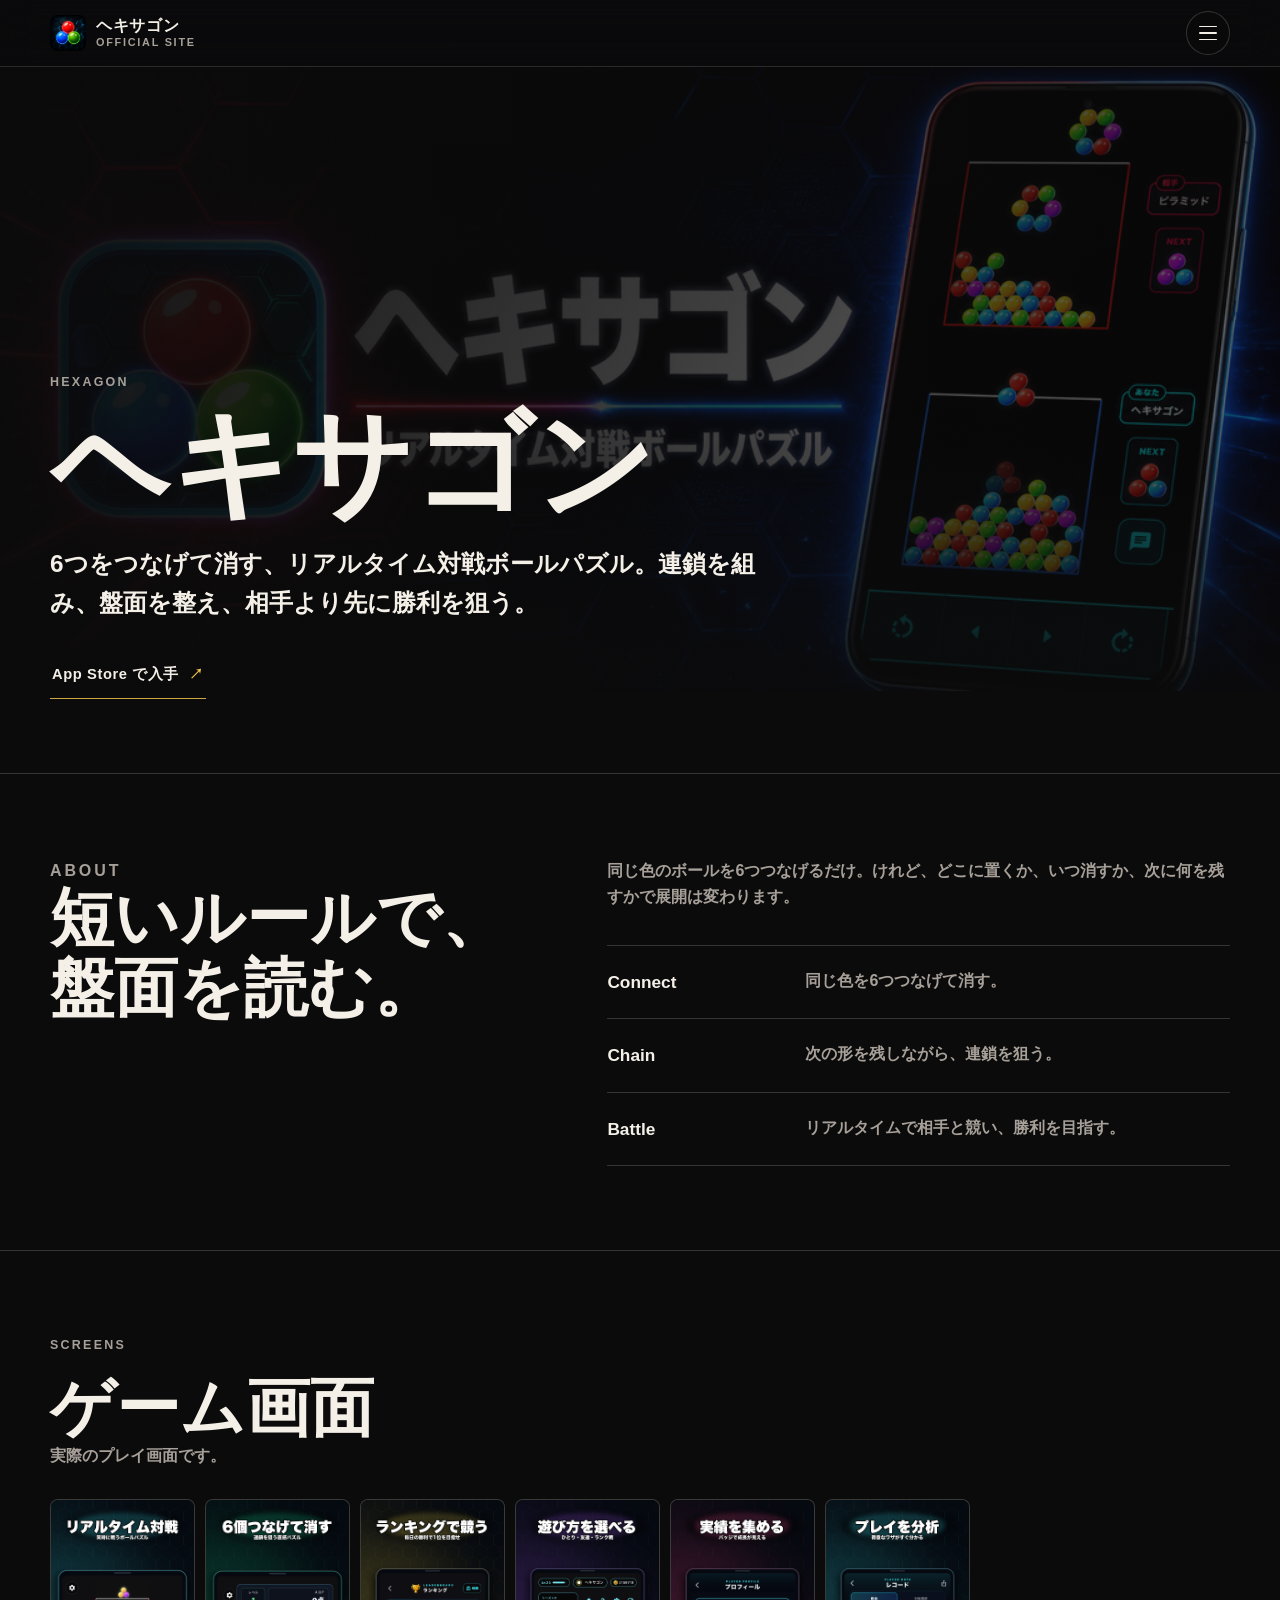
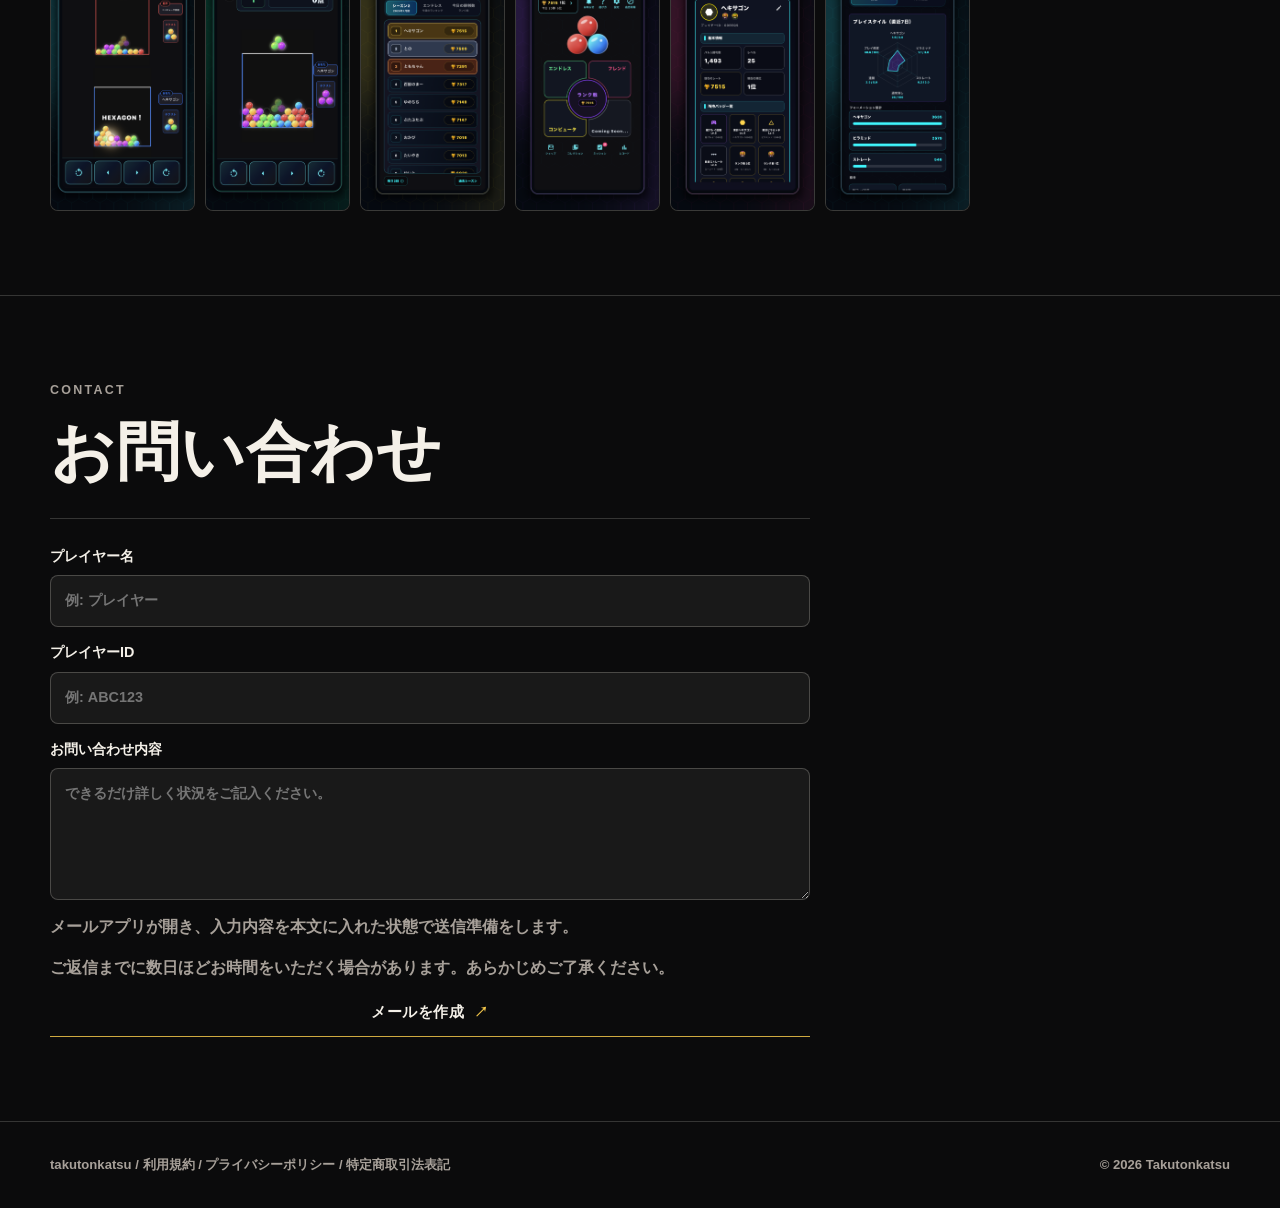
<file: index.html>
<!doctype html>
<html lang="ja">
<head>
  <meta charset="utf-8">
  <meta name="viewport" content="width=device-width, initial-scale=1">
  <meta name="description" content="リアルタイム対戦ボールパズル「ヘキサゴン」の公式サイトです。">
  <meta property="og:url" content="https://takutonkatsu.com/Hexagon/">
  <meta property="og:type" content="website">
  <meta property="og:title" content="ヘキサゴン 公式サイト">
  <meta property="og:description" content="6つをつなげて消す、リアルタイム対戦ボールパズル。">
  <meta property="og:image" content="https://takutonkatsu.com/Hexagon/assets/images/appstore/android-feature.png">
  <link rel="icon" type="image/png" href="./assets/images/Hexagon_icon.png">
  <link rel="apple-touch-icon" href="./assets/images/Hexagon_icon.png">
  <title>ヘキサゴン 公式サイト</title>
  <style>
    :root {
      color-scheme: dark;
      --header-h: 66px;
      --bg: #0b0b0c;
      --ink: #f4f0e8;
      --muted: #a7a099;
      --line: rgba(244, 240, 232, .18);
      --line-strong: rgba(244, 240, 232, .34);
      --yellow: #f5c84b;
      --blue: #51b8ff;
      --panel: rgba(244, 240, 232, .07);
    }

    * { box-sizing: border-box; }

    html { scroll-behavior: smooth; }

    body {
      margin: 0;
      min-width: 320px;
      background: var(--bg);
      color: var(--ink);
      font-family: -apple-system, BlinkMacSystemFont, "Hiragino Sans", "Hiragino Kaku Gothic ProN", "Yu Gothic", Meiryo, sans-serif;
      line-height: 1.65;
    }

    a { color: inherit; }

    img {
      display: block;
      width: 100%;
      height: auto;
    }

    .site-header {
      position: fixed;
      inset: 0 0 auto;
      z-index: 20;
      border-bottom: 1px solid rgba(244, 240, 232, .14);
      background: rgba(11, 11, 12, .72);
      backdrop-filter: blur(18px);
    }

    .nav,
    .section-inner {
      width: min(1180px, calc(100% - 36px));
      margin: 0 auto;
    }

    .nav {
      min-height: var(--header-h);
      display: grid;
      grid-template-columns: auto auto;
      gap: 22px;
      align-items: center;
      justify-content: space-between;
    }

    .brand {
      display: inline-flex;
      align-items: center;
      gap: 10px;
      text-decoration: none;
      white-space: nowrap;
    }

    .brand-icon {
      width: 36px;
      height: 36px;
      border-radius: 8px;
      object-fit: cover;
    }

    .brand .brand-copy {
      display: grid;
      gap: 2px;
    }

    .brand strong {
      display: block;
      font-size: 1rem;
      font-weight: 950;
      letter-spacing: .04em;
      line-height: 1.1;
    }

    .brand-copy span {
      display: block;
      color: var(--muted);
      font-size: .68rem;
      font-weight: 850;
      letter-spacing: .16em;
      line-height: 1.1;
      text-transform: uppercase;
    }

    .menu-toggle {
      width: 44px;
      height: 44px;
      display: flex;
      flex-direction: column;
      align-items: center;
      justify-content: center;
      justify-self: end;
      gap: 5px;
      padding: 0;
      border: 1px solid var(--line);
      border-radius: 999px;
      background: rgba(11, 11, 12, .42);
      color: var(--ink);
      cursor: pointer;
      appearance: none;
      line-height: 0;
    }

    .menu-toggle span,
    .menu-toggle::before,
    .menu-toggle::after {
      content: "";
      display: block;
      flex: 0 0 auto;
      width: 18px;
      height: 1.5px;
      border-radius: 999px;
      background: currentColor;
      transition: transform .18s ease, opacity .18s ease;
    }

    .menu-toggle[aria-expanded="true"]::before {
      transform: translateY(6.5px) rotate(45deg);
    }

    .menu-toggle[aria-expanded="true"] span {
      opacity: 0;
    }

    .menu-toggle[aria-expanded="true"]::after {
      transform: translateY(-6.5px) rotate(-45deg);
    }

    .tabs {
      position: absolute;
      top: calc(100% + 10px);
      right: max(18px, calc((100vw - 1180px) / 2));
      width: min(320px, calc(100vw - 36px));
      display: grid;
      gap: 0;
      border: 1px solid var(--line);
      border-radius: 12px;
      background: rgba(11, 11, 12, .94);
      box-shadow: 0 22px 70px rgba(0, 0, 0, .42);
      backdrop-filter: blur(18px);
      overflow: hidden;
    }

    .tabs[hidden] {
      display: none;
    }

    .tabs a {
      color: var(--muted);
      min-height: 54px;
      display: flex;
      align-items: center;
      border-bottom: 1px solid rgba(244, 240, 232, .12);
      padding: 0 18px;
      font-size: .88rem;
      font-weight: 850;
      letter-spacing: .06em;
      text-decoration: none;
    }

    .tabs a:last-child {
      border-bottom: 0;
    }

    .tabs a:hover,
    .tabs a:focus-visible {
      color: var(--ink);
      background: rgba(244, 240, 232, .06);
      outline: none;
    }

    .hero {
      position: relative;
      min-height: 86svh;
      padding: 130px 0 74px;
      overflow: hidden;
      border-bottom: 1px solid var(--line);
      display: grid;
      align-items: end;
    }

    .hero-bg {
      position: absolute;
      inset: var(--header-h) 0 0;
      z-index: -2;
      background: #0b0b0c;
    }

    .hero-bg img {
      width: 100%;
      height: 100%;
      object-fit: contain;
      object-position: center top;
      filter: saturate(.95) contrast(1.02);
      opacity: .78;
    }

    .hero::after {
      content: "";
      position: absolute;
      inset: 0;
      z-index: -1;
      background:
        linear-gradient(90deg, rgba(11, 11, 12, .96) 0%, rgba(11, 11, 12, .72) 48%, rgba(11, 11, 12, .42) 100%),
        linear-gradient(0deg, #0b0b0c 0%, rgba(11, 11, 12, .1) 46%, rgba(11, 11, 12, .38) 100%);
    }

    .kicker,
    .section-label {
      margin: 0 0 18px;
      color: var(--muted);
      font-size: .78rem;
      font-weight: 900;
      letter-spacing: .18em;
      text-transform: uppercase;
    }

    h1 {
      margin: 0;
      max-width: 920px;
      font-size: 7.4rem;
      line-height: .9;
      letter-spacing: 0;
    }

    .lead {
      margin: 28px 0 0;
      max-width: 720px;
      color: var(--ink);
      font-size: 1.52rem;
      font-weight: 850;
      line-height: 1.6;
    }

    .actions {
      display: flex;
      flex-wrap: wrap;
      gap: 14px;
      margin-top: 34px;
    }

    .button {
      min-height: 42px;
      display: inline-flex;
      align-items: center;
      justify-content: center;
      border: 0;
      border-bottom: 1px solid var(--line-strong);
      border-radius: 0;
      padding: 0 2px 6px;
      background: transparent;
      color: var(--ink);
      font: inherit;
      font-size: .92rem;
      font-weight: 900;
      letter-spacing: .04em;
      text-align: center;
      text-decoration: none;
      cursor: pointer;
    }

    .button.primary {
      border-bottom-color: rgba(245, 200, 75, .84);
      color: var(--ink);
    }

    .button.primary::after {
      content: "↗";
      margin-left: 10px;
      color: var(--yellow);
      font-size: .95em;
    }

    .button:hover,
    .button:focus-visible {
      color: var(--yellow);
      border-bottom-color: var(--yellow);
      outline: none;
    }

    section {
      border-bottom: 1px solid var(--line);
      padding: 84px 0;
    }

    .statement {
      display: grid;
      grid-template-columns: .9fr 1.1fr;
      gap: 48px;
      align-items: start;
    }

    h2 {
      margin: 0;
      font-size: 4rem;
      line-height: 1.08;
      letter-spacing: 0;
    }

    .statement p,
    .section-copy,
    .form-help {
      margin: 0;
      color: var(--muted);
      font-size: 1rem;
      font-weight: 730;
    }

    .rules {
      display: grid;
      gap: 0;
      border-top: 1px solid var(--line);
      margin-top: 34px;
    }

    .rule {
      display: grid;
      grid-template-columns: 170px 1fr;
      gap: 28px;
      padding: 22px 0;
      border-bottom: 1px solid var(--line);
    }

    .rule strong {
      color: var(--ink);
      font-size: 1.08rem;
    }

    .rule span {
      color: var(--muted);
      font-weight: 720;
    }

    .screens {
      width: min(920px, 100%);
      display: grid;
      grid-template-columns: repeat(6, minmax(0, 1fr));
      gap: 10px;
      margin-top: 30px;
    }

    .screens img {
      width: 100%;
      max-height: 320px;
      border: 1px solid var(--line);
      border-radius: 8px;
      background: #111;
      object-fit: contain;
    }

    .contact-form {
      max-width: 760px;
      display: grid;
      gap: 14px;
      margin-top: 30px;
      border-top: 1px solid var(--line);
      padding-top: 26px;
    }

    #contact { scroll-margin-top: 88px; }

    label {
      display: grid;
      gap: 7px;
      color: var(--ink);
      font-size: .9rem;
      font-weight: 850;
    }

    input,
    textarea {
      width: 100%;
      border: 1px solid rgba(244, 240, 232, .22);
      border-radius: 8px;
      padding: 13px 14px;
      background: rgba(244, 240, 232, .06);
      color: var(--ink);
      font: inherit;
      font-weight: 720;
    }

    textarea {
      min-height: 132px;
      resize: vertical;
    }

    input:focus,
    textarea:focus {
      border-color: rgba(245, 200, 75, .82);
      outline: none;
    }

    footer {
      width: min(1180px, calc(100% - 36px));
      margin: 0 auto;
      padding: 32px 0;
      color: var(--muted);
      font-size: .82rem;
      font-weight: 720;
      display: flex;
      flex-wrap: wrap;
      justify-content: space-between;
      gap: 14px;
    }

    footer a {
      color: inherit;
      text-decoration: none;
    }

    @media (max-width: 880px) {
      .statement {
        grid-template-columns: 1fr;
      }

      .nav {
        grid-template-columns: auto auto;
      }

      h1 {
        font-size: 5.2rem;
      }

      h2 {
        font-size: 3rem;
      }
    }

    @media (max-width: 560px) {
      :root {
        --header-h: 74px;
      }

      .nav {
        grid-template-columns: auto auto;
        padding: 0;
      }

      .tabs {
        top: calc(100% + 8px);
        right: 18px;
      }

      .screens {
        display: flex;
        width: 100%;
        gap: 10px;
        overflow-x: auto;
        padding-bottom: 2px;
        scroll-snap-type: x mandatory;
      }

      .screens img {
        flex: 0 0 min(138px, 38vw);
        max-height: 300px;
        scroll-snap-align: start;
      }

      .hero {
        min-height: 82svh;
        padding-top: 170px;
      }

      h1 {
        font-size: 3.55rem;
      }

      h2 {
        font-size: 2.25rem;
      }

      .lead {
        font-size: 1.14rem;
      }

      section {
        padding: 62px 0;
      }

      .rule {
        grid-template-columns: 1fr;
        gap: 8px;
      }

      .actions .button,
      .contact-form .button {
        width: fit-content;
      }

      .brand-icon {
        width: 34px;
        height: 34px;
      }
    }
  </style>
</head>
<body>
  <header class="site-header">
    <nav class="nav" aria-label="サイト内ナビゲーション">
      <a class="brand" href="./index.html" aria-label="ヘキサゴン公式サイト ホーム">
        <img class="brand-icon" src="./assets/images/Hexagon_icon.png" alt="">
        <span class="brand-copy">
          <strong>ヘキサゴン</strong>
          <span>Official Site</span>
        </span>
      </a>
      <button class="menu-toggle" id="menuToggle" type="button" aria-label="メニューを開く" aria-controls="siteMenu" aria-expanded="false">
        <span></span>
      </button>
      <div class="tabs" id="siteMenu" hidden>
        <a href="./terms.html">利用規約</a>
        <a href="./privacy.html">プライバシーポリシー</a>
        <a href="./tokushoho.html">特定商取引法表記</a>
        <a href="#contact">お問い合わせ</a>
      </div>
    </nav>
  </header>

  <main>
    <section class="hero" aria-label="ヘキサゴン">
      <div class="hero-bg" aria-hidden="true">
        <img src="./assets/images/appstore/android-feature.png" alt="">
      </div>
      <div class="section-inner">
        <p class="kicker">Hexagon</p>
        <h1>ヘキサゴン</h1>
        <p class="lead">6つをつなげて消す、リアルタイム対戦ボールパズル。連鎖を組み、盤面を整え、相手より先に勝利を狙う。</p>
        <div class="actions">
          <a class="button primary" href="https://apps.apple.com/jp/app/id6766177240">App Store で入手</a>
        </div>
      </div>
    </section>

    <section aria-labelledby="about-title">
      <div class="section-inner statement">
        <div>
          <p class="section-label">About</p>
          <h2 id="about-title">短いルールで、盤面を読む。</h2>
        </div>
        <div>
          <p class="section-copy">同じ色のボールを6つつなげるだけ。けれど、どこに置くか、いつ消すか、次に何を残すかで展開は変わります。</p>
          <div class="rules">
            <div class="rule">
              <strong>Connect</strong>
              <span>同じ色を6つつなげて消す。</span>
            </div>
            <div class="rule">
              <strong>Chain</strong>
              <span>次の形を残しながら、連鎖を狙う。</span>
            </div>
            <div class="rule">
              <strong>Battle</strong>
              <span>リアルタイムで相手と競い、勝利を目指す。</span>
            </div>
          </div>
        </div>
      </div>
    </section>

    <section aria-labelledby="screens-title">
      <div class="section-inner">
        <p class="section-label">Screens</p>
        <h2 id="screens-title">ゲーム画面</h2>
        <p class="section-copy">実際のプレイ画面です。</p>
        <div class="screens">
          <img src="./assets/images/appstore/iphone-01.png" alt="ヘキサゴンのスクリーンショット1">
          <img src="./assets/images/appstore/iphone-02.png" alt="ヘキサゴンのスクリーンショット2">
          <img src="./assets/images/appstore/iphone-03.png" alt="ヘキサゴンのスクリーンショット3">
          <img src="./assets/images/appstore/iphone-04.png" alt="ヘキサゴンのスクリーンショット4">
          <img src="./assets/images/appstore/iphone-05.png" alt="ヘキサゴンのスクリーンショット5">
          <img src="./assets/images/appstore/iphone-06.png" alt="ヘキサゴンのスクリーンショット6">
        </div>
      </div>
    </section>

    <section id="contact" aria-labelledby="contact-title">
      <div class="section-inner">
        <p class="section-label">Contact</p>
        <h2 id="contact-title">お問い合わせ</h2>
        <form class="contact-form" id="contactForm">
          <label>
            プレイヤー名
            <input id="playerName" name="playerName" type="text" autocomplete="name" placeholder="例: プレイヤー">
          </label>
          <label>
            プレイヤーID
            <input id="playerId" name="playerId" type="text" inputmode="text" placeholder="例: ABC123">
          </label>
          <label>
            お問い合わせ内容
            <textarea id="message" name="message" placeholder="できるだけ詳しく状況をご記入ください。"></textarea>
          </label>
          <p class="form-help">メールアプリが開き、入力内容を本文に入れた状態で送信準備をします。</p>
          <p class="form-help">ご返信までに数日ほどお時間をいただく場合があります。あらかじめご了承ください。</p>
          <button class="button primary" type="submit">メールを作成</button>
        </form>
      </div>
    </section>
  </main>

  <footer>
    <span><a href="https://takutonkatsu.com/">takutonkatsu</a> / <a href="./terms.html">利用規約</a> / <a href="./privacy.html">プライバシーポリシー</a> / <a href="./tokushoho.html">特定商取引法表記</a></span>
    <span>&copy; 2026 Takutonkatsu</span>
  </footer>

  <script>
    const menuToggle = document.getElementById('menuToggle');
    const siteMenu = document.getElementById('siteMenu');
    const form = document.getElementById('contactForm');

    const closeMenu = () => {
      siteMenu.hidden = true;
      menuToggle.setAttribute('aria-expanded', 'false');
      menuToggle.setAttribute('aria-label', 'メニューを開く');
    };

    menuToggle.addEventListener('click', () => {
      const willOpen = siteMenu.hidden;
      siteMenu.hidden = !willOpen;
      menuToggle.setAttribute('aria-expanded', String(willOpen));
      menuToggle.setAttribute('aria-label', willOpen ? 'メニューを閉じる' : 'メニューを開く');
    });

    siteMenu.addEventListener('click', (event) => {
      if (event.target.closest('a')) {
        closeMenu();
      }
    });

    document.addEventListener('click', (event) => {
      if (!siteMenu.hidden && !event.target.closest('.site-header')) {
        closeMenu();
      }
    });

    document.addEventListener('keydown', (event) => {
      if (event.key === 'Escape' && !siteMenu.hidden) {
        closeMenu();
      }
    });

    form.addEventListener('submit', (event) => {
      event.preventDefault();

      const playerName = document.getElementById('playerName').value.trim();
      const playerId = document.getElementById('playerId').value.trim();
      const message = document.getElementById('message').value.trim();
      const body = [
        'ヘキサゴンについて問い合わせます。',
        '',
        `プレイヤー名: ${playerName || '未入力'}`,
        `プレイヤーID: ${playerId || '未入力'}`,
        '',
        'お問い合わせ内容:',
        message || '未入力',
        '',
        '---',
        '送信前に内容をご確認ください。'
      ].join('\n');
      const subject = 'ヘキサゴン お問い合わせ';
      const mailto = `mailto:takutonkatsu.dev@gmail.com?subject=${encodeURIComponent(subject)}&body=${encodeURIComponent(body)}`;

      window.location.href = mailto;
    });
  </script>
</body>
</html>
</file>
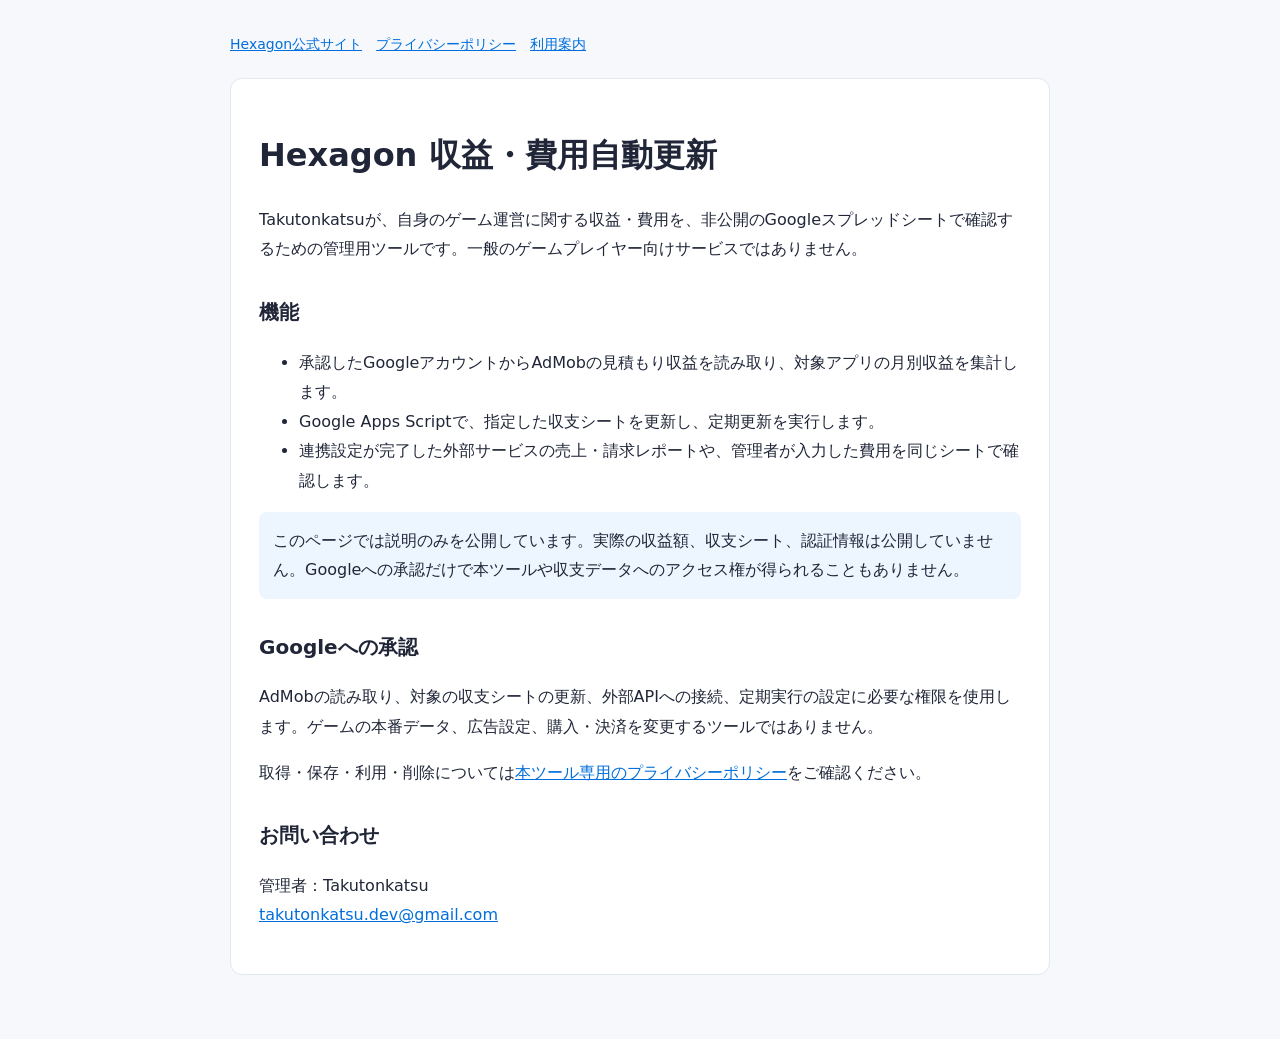
<file: finance/index.html>
<!doctype html>
<html lang="ja"><head><meta charset="utf-8"><meta name="robots" content="noindex"><meta name="viewport" content="width=device-width,initial-scale=1"><title>Hexagon 収益・費用自動更新 | Takutonkatsu</title><link rel="stylesheet" href="style.css"></head><body><main>
<nav><a href="../index.html">Hexagon公式サイト</a><a href="privacy.html">プライバシーポリシー</a><a href="terms.html">利用案内</a></nav><article>
<h1>Hexagon 収益・費用自動更新</h1>
<p>Takutonkatsuが、自身のゲーム運営に関する収益・費用を、非公開のGoogleスプレッドシートで確認するための管理用ツールです。一般のゲームプレイヤー向けサービスではありません。</p>
<h2>機能</h2><ul><li>承認したGoogleアカウントからAdMobの見積もり収益を読み取り、対象アプリの月別収益を集計します。</li><li>Google Apps Scriptで、指定した収支シートを更新し、定期更新を実行します。</li><li>連携設定が完了した外部サービスの売上・請求レポートや、管理者が入力した費用を同じシートで確認します。</li></ul>
<p class="note">このページでは説明のみを公開しています。実際の収益額、収支シート、認証情報は公開していません。Googleへの承認だけで本ツールや収支データへのアクセス権が得られることもありません。</p>
<h2>Googleへの承認</h2><p>AdMobの読み取り、対象の収支シートの更新、外部APIへの接続、定期実行の設定に必要な権限を使用します。ゲームの本番データ、広告設定、購入・決済を変更するツールではありません。</p>
<p>取得・保存・利用・削除については<a href="privacy.html">本ツール専用のプライバシーポリシー</a>をご確認ください。</p>
<h2>お問い合わせ</h2><p>管理者：Takutonkatsu<br><a href="mailto:takutonkatsu.dev@gmail.com">takutonkatsu.dev@gmail.com</a></p>
</article></main></body></html>
</file>
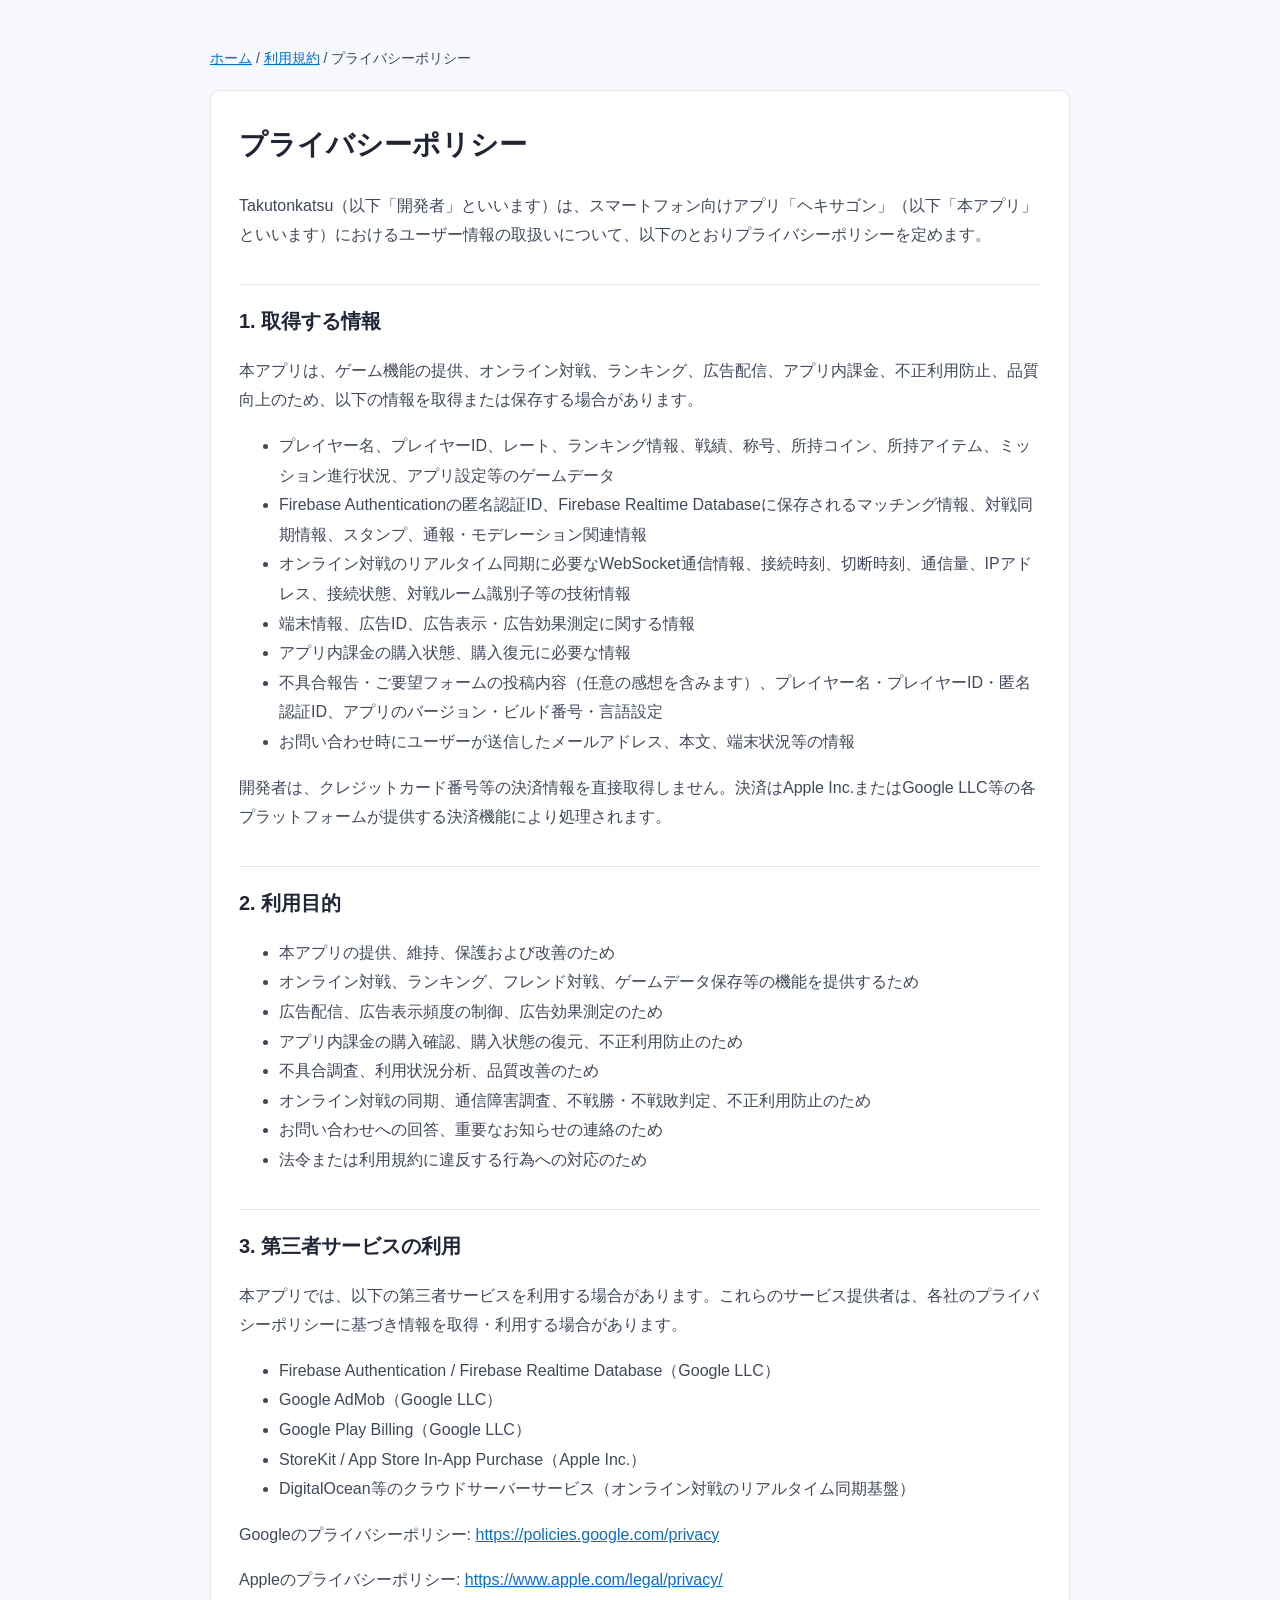
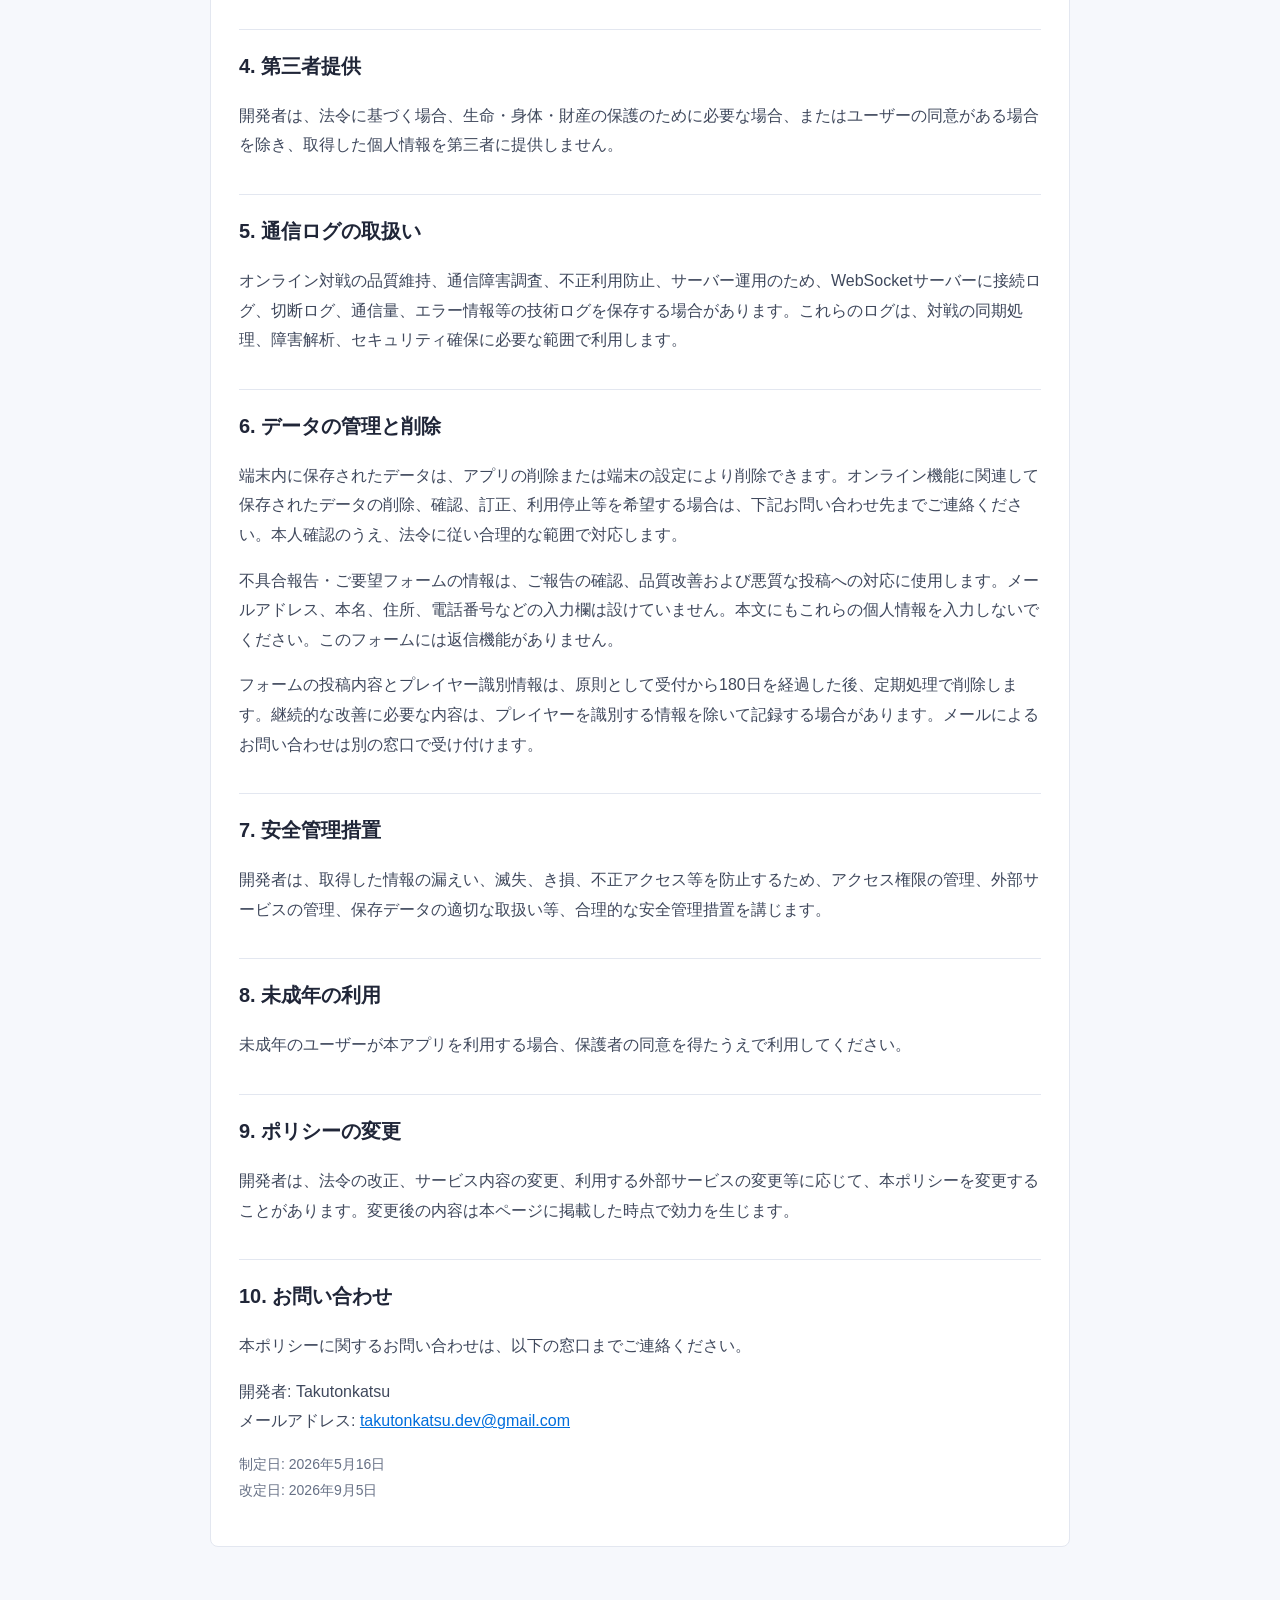
<file: privacy.html>
<!doctype html>
<html lang="ja">
<head>
  <meta charset="utf-8">
  <meta name="viewport" content="width=device-width, initial-scale=1">
  <title>プライバシーポリシー | ヘキサゴン</title>
  <style>
    body {
      margin: 0;
      font-family: -apple-system, BlinkMacSystemFont, "Hiragino Sans", "Hiragino Kaku Gothic ProN", "Yu Gothic", Meiryo, sans-serif;
      color: #202638;
      background: #f6f8fc;
      line-height: 1.85;
    }
    main {
      max-width: 860px;
      margin: 0 auto;
      padding: 32px 20px 64px;
    }
    article {
      background: #fff;
      border: 1px solid #e3e7f0;
      border-radius: 8px;
      padding: 28px;
    }
    h1 { margin: 0 0 20px; font-size: 28px; }
    h2 {
      margin: 34px 0 10px;
      padding-top: 18px;
      border-top: 1px solid #e3e7f0;
      font-size: 20px;
    }
    p, li { color: #3f485c; }
    a { color: #006edc; }
    .nav { margin-bottom: 18px; font-size: 14px; }
    .date { color: #667085; font-size: 14px; }
  </style>
</head>
<body>
  <main>
    <p class="nav"><a href="./index.html">ホーム</a> / <a href="./terms.html">利用規約</a> / プライバシーポリシー</p>
    <article>
      <h1>プライバシーポリシー</h1>
      <p>Takutonkatsu（以下「開発者」といいます）は、スマートフォン向けアプリ「ヘキサゴン」（以下「本アプリ」といいます）におけるユーザー情報の取扱いについて、以下のとおりプライバシーポリシーを定めます。</p>

      <h2>1. 取得する情報</h2>
      <p>本アプリは、ゲーム機能の提供、オンライン対戦、ランキング、広告配信、アプリ内課金、不正利用防止、品質向上のため、以下の情報を取得または保存する場合があります。</p>
      <ul>
        <li>プレイヤー名、プレイヤーID、レート、ランキング情報、戦績、称号、所持コイン、所持アイテム、ミッション進行状況、アプリ設定等のゲームデータ</li>
        <li>Firebase Authenticationの匿名認証ID、Firebase Realtime Databaseに保存されるマッチング情報、対戦同期情報、スタンプ、通報・モデレーション関連情報</li>
        <li>オンライン対戦のリアルタイム同期に必要なWebSocket通信情報、接続時刻、切断時刻、通信量、IPアドレス、接続状態、対戦ルーム識別子等の技術情報</li>
        <li>端末情報、広告ID、広告表示・広告効果測定に関する情報</li>
        <li>アプリ内課金の購入状態、購入復元に必要な情報</li>
        <li>不具合報告・ご要望フォームの投稿内容（任意の感想を含みます）、プレイヤー名・プレイヤーID・匿名認証ID、アプリのバージョン・ビルド番号・言語設定</li>
        <li>お問い合わせ時にユーザーが送信したメールアドレス、本文、端末状況等の情報</li>
      </ul>
      <p>開発者は、クレジットカード番号等の決済情報を直接取得しません。決済はApple Inc.またはGoogle LLC等の各プラットフォームが提供する決済機能により処理されます。</p>

      <h2>2. 利用目的</h2>
      <ul>
        <li>本アプリの提供、維持、保護および改善のため</li>
        <li>オンライン対戦、ランキング、フレンド対戦、ゲームデータ保存等の機能を提供するため</li>
        <li>広告配信、広告表示頻度の制御、広告効果測定のため</li>
        <li>アプリ内課金の購入確認、購入状態の復元、不正利用防止のため</li>
        <li>不具合調査、利用状況分析、品質改善のため</li>
        <li>オンライン対戦の同期、通信障害調査、不戦勝・不戦敗判定、不正利用防止のため</li>
        <li>お問い合わせへの回答、重要なお知らせの連絡のため</li>
        <li>法令または利用規約に違反する行為への対応のため</li>
      </ul>

      <h2>3. 第三者サービスの利用</h2>
      <p>本アプリでは、以下の第三者サービスを利用する場合があります。これらのサービス提供者は、各社のプライバシーポリシーに基づき情報を取得・利用する場合があります。</p>
      <ul>
        <li>Firebase Authentication / Firebase Realtime Database（Google LLC）</li>
        <li>Google AdMob（Google LLC）</li>
        <li>Google Play Billing（Google LLC）</li>
        <li>StoreKit / App Store In-App Purchase（Apple Inc.）</li>
        <li>DigitalOcean等のクラウドサーバーサービス（オンライン対戦のリアルタイム同期基盤）</li>
      </ul>
      <p>Googleのプライバシーポリシー: <a href="https://policies.google.com/privacy" rel="noopener">https://policies.google.com/privacy</a></p>
      <p>Appleのプライバシーポリシー: <a href="https://www.apple.com/legal/privacy/" rel="noopener">https://www.apple.com/legal/privacy/</a></p>

      <h2>4. 第三者提供</h2>
      <p>開発者は、法令に基づく場合、生命・身体・財産の保護のために必要な場合、またはユーザーの同意がある場合を除き、取得した個人情報を第三者に提供しません。</p>

      <h2>5. 通信ログの取扱い</h2>
      <p>オンライン対戦の品質維持、通信障害調査、不正利用防止、サーバー運用のため、WebSocketサーバーに接続ログ、切断ログ、通信量、エラー情報等の技術ログを保存する場合があります。これらのログは、対戦の同期処理、障害解析、セキュリティ確保に必要な範囲で利用します。</p>

      <h2>6. データの管理と削除</h2>
      <p>端末内に保存されたデータは、アプリの削除または端末の設定により削除できます。オンライン機能に関連して保存されたデータの削除、確認、訂正、利用停止等を希望する場合は、下記お問い合わせ先までご連絡ください。本人確認のうえ、法令に従い合理的な範囲で対応します。</p>

      <p>不具合報告・ご要望フォームの情報は、ご報告の確認、品質改善および悪質な投稿への対応に使用します。メールアドレス、本名、住所、電話番号などの入力欄は設けていません。本文にもこれらの個人情報を入力しないでください。このフォームには返信機能がありません。</p>
      <p>フォームの投稿内容とプレイヤー識別情報は、原則として受付から180日を経過した後、定期処理で削除します。継続的な改善に必要な内容は、プレイヤーを識別する情報を除いて記録する場合があります。メールによるお問い合わせは別の窓口で受け付けます。</p>

      <h2>7. 安全管理措置</h2>
      <p>開発者は、取得した情報の漏えい、滅失、き損、不正アクセス等を防止するため、アクセス権限の管理、外部サービスの管理、保存データの適切な取扱い等、合理的な安全管理措置を講じます。</p>

      <h2>8. 未成年の利用</h2>
      <p>未成年のユーザーが本アプリを利用する場合、保護者の同意を得たうえで利用してください。</p>

      <h2>9. ポリシーの変更</h2>
      <p>開発者は、法令の改正、サービス内容の変更、利用する外部サービスの変更等に応じて、本ポリシーを変更することがあります。変更後の内容は本ページに掲載した時点で効力を生じます。</p>

      <h2>10. お問い合わせ</h2>
      <p>本ポリシーに関するお問い合わせは、以下の窓口までご連絡ください。</p>
      <p>開発者: Takutonkatsu<br>メールアドレス: <a href="mailto:takutonkatsu.dev@gmail.com">takutonkatsu.dev@gmail.com</a></p>

      <p class="date">制定日: 2026年5月16日<br>改定日: 2026年9月5日</p>
    </article>
  </main>
</body>
</html>
</file>
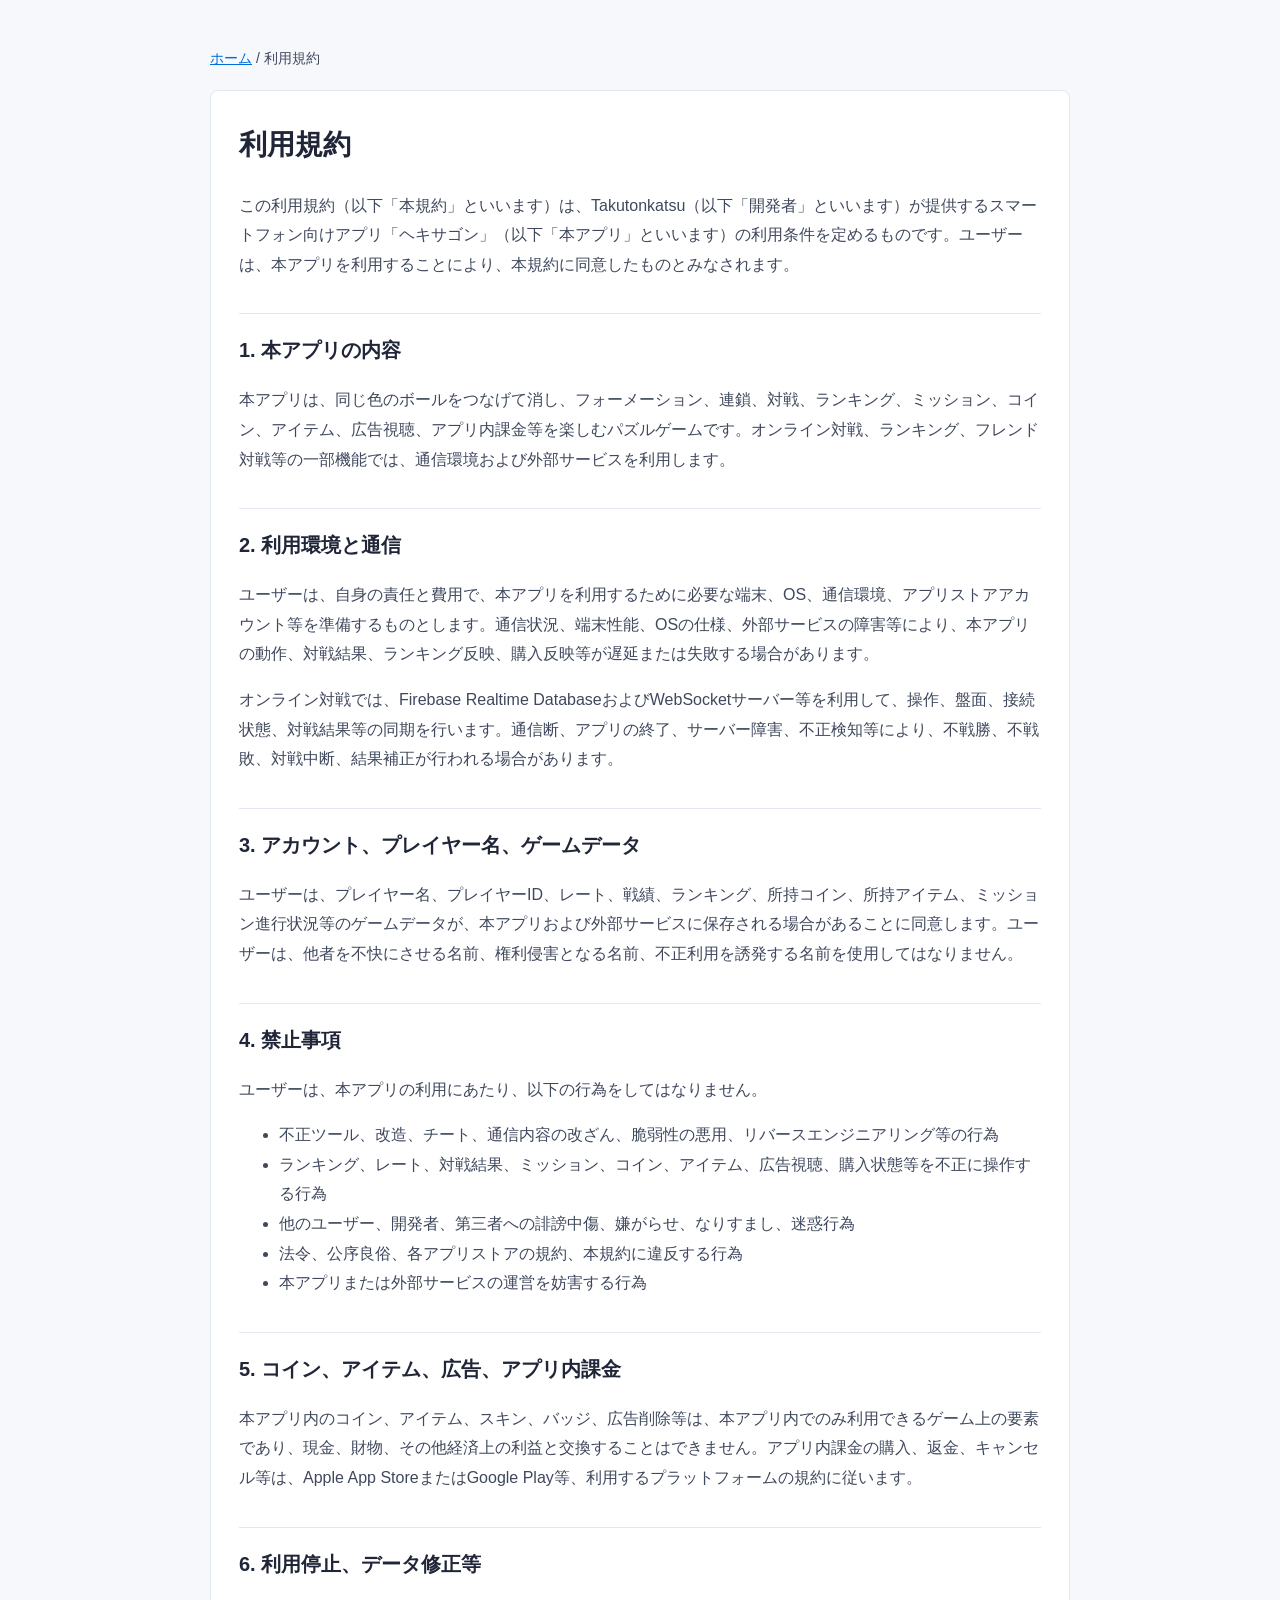
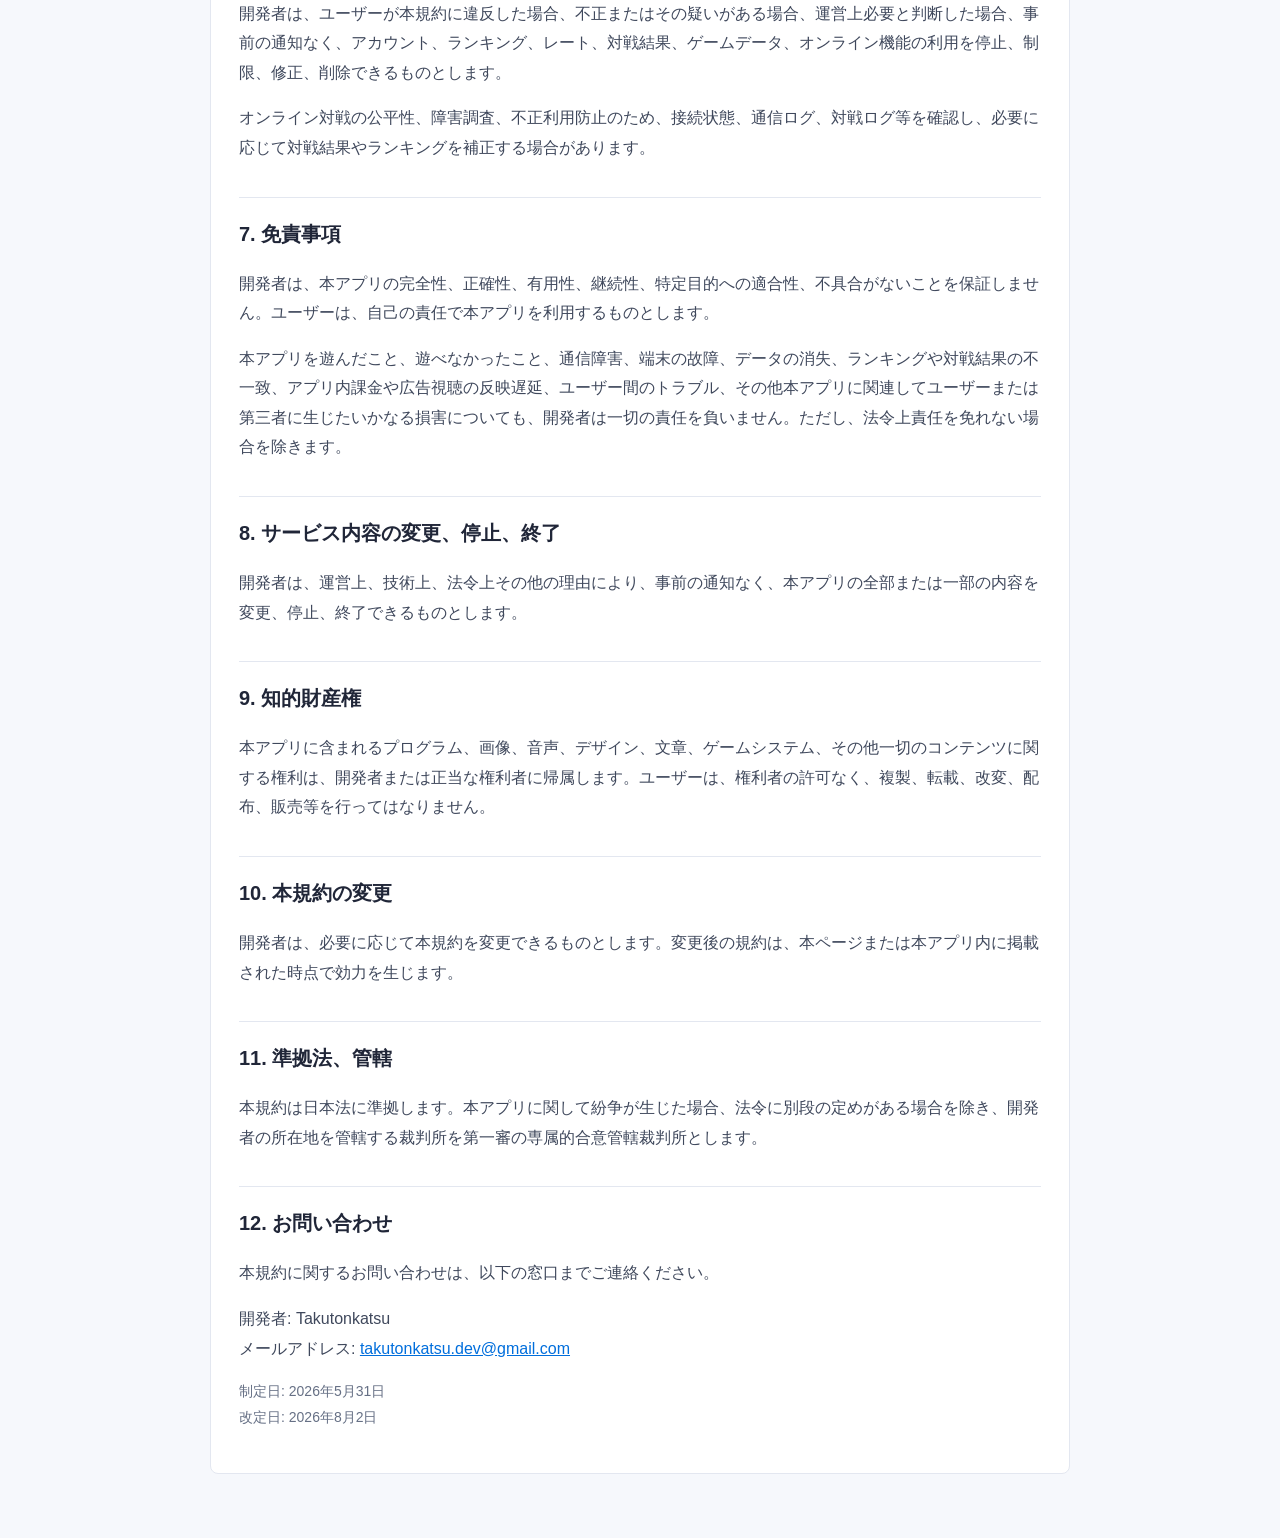
<file: terms.html>
<!doctype html>
<html lang="ja">
<head>
  <meta charset="utf-8">
  <meta name="viewport" content="width=device-width, initial-scale=1">
  <title>利用規約 | ヘキサゴン</title>
  <style>
    body {
      margin: 0;
      font-family: -apple-system, BlinkMacSystemFont, "Hiragino Sans", "Hiragino Kaku Gothic ProN", "Yu Gothic", Meiryo, sans-serif;
      color: #202638;
      background: #f6f8fc;
      line-height: 1.85;
    }
    main {
      max-width: 860px;
      margin: 0 auto;
      padding: 32px 20px 64px;
    }
    article {
      background: #fff;
      border: 1px solid #e3e7f0;
      border-radius: 8px;
      padding: 28px;
    }
    h1 { margin: 0 0 20px; font-size: 28px; }
    h2 {
      margin: 34px 0 10px;
      padding-top: 18px;
      border-top: 1px solid #e3e7f0;
      font-size: 20px;
    }
    p, li { color: #3f485c; }
    a { color: #006edc; }
    .nav { margin-bottom: 18px; font-size: 14px; }
    .date { color: #667085; font-size: 14px; }
  </style>
</head>
<body>
  <main>
    <p class="nav"><a href="./index.html">ホーム</a> / 利用規約</p>
    <article>
      <h1>利用規約</h1>
      <p>この利用規約（以下「本規約」といいます）は、Takutonkatsu（以下「開発者」といいます）が提供するスマートフォン向けアプリ「ヘキサゴン」（以下「本アプリ」といいます）の利用条件を定めるものです。ユーザーは、本アプリを利用することにより、本規約に同意したものとみなされます。</p>

      <h2>1. 本アプリの内容</h2>
      <p>本アプリは、同じ色のボールをつなげて消し、フォーメーション、連鎖、対戦、ランキング、ミッション、コイン、アイテム、広告視聴、アプリ内課金等を楽しむパズルゲームです。オンライン対戦、ランキング、フレンド対戦等の一部機能では、通信環境および外部サービスを利用します。</p>

      <h2>2. 利用環境と通信</h2>
      <p>ユーザーは、自身の責任と費用で、本アプリを利用するために必要な端末、OS、通信環境、アプリストアアカウント等を準備するものとします。通信状況、端末性能、OSの仕様、外部サービスの障害等により、本アプリの動作、対戦結果、ランキング反映、購入反映等が遅延または失敗する場合があります。</p>
      <p>オンライン対戦では、Firebase Realtime DatabaseおよびWebSocketサーバー等を利用して、操作、盤面、接続状態、対戦結果等の同期を行います。通信断、アプリの終了、サーバー障害、不正検知等により、不戦勝、不戦敗、対戦中断、結果補正が行われる場合があります。</p>

      <h2>3. アカウント、プレイヤー名、ゲームデータ</h2>
      <p>ユーザーは、プレイヤー名、プレイヤーID、レート、戦績、ランキング、所持コイン、所持アイテム、ミッション進行状況等のゲームデータが、本アプリおよび外部サービスに保存される場合があることに同意します。ユーザーは、他者を不快にさせる名前、権利侵害となる名前、不正利用を誘発する名前を使用してはなりません。</p>

      <h2>4. 禁止事項</h2>
      <p>ユーザーは、本アプリの利用にあたり、以下の行為をしてはなりません。</p>
      <ul>
        <li>不正ツール、改造、チート、通信内容の改ざん、脆弱性の悪用、リバースエンジニアリング等の行為</li>
        <li>ランキング、レート、対戦結果、ミッション、コイン、アイテム、広告視聴、購入状態等を不正に操作する行為</li>
        <li>他のユーザー、開発者、第三者への誹謗中傷、嫌がらせ、なりすまし、迷惑行為</li>
        <li>法令、公序良俗、各アプリストアの規約、本規約に違反する行為</li>
        <li>本アプリまたは外部サービスの運営を妨害する行為</li>
      </ul>

      <h2>5. コイン、アイテム、広告、アプリ内課金</h2>
      <p>本アプリ内のコイン、アイテム、スキン、バッジ、広告削除等は、本アプリ内でのみ利用できるゲーム上の要素であり、現金、財物、その他経済上の利益と交換することはできません。アプリ内課金の購入、返金、キャンセル等は、Apple App StoreまたはGoogle Play等、利用するプラットフォームの規約に従います。</p>

      <h2>6. 利用停止、データ修正等</h2>
      <p>開発者は、ユーザーが本規約に違反した場合、不正またはその疑いがある場合、運営上必要と判断した場合、事前の通知なく、アカウント、ランキング、レート、対戦結果、ゲームデータ、オンライン機能の利用を停止、制限、修正、削除できるものとします。</p>
      <p>オンライン対戦の公平性、障害調査、不正利用防止のため、接続状態、通信ログ、対戦ログ等を確認し、必要に応じて対戦結果やランキングを補正する場合があります。</p>

      <h2>7. 免責事項</h2>
      <p>開発者は、本アプリの完全性、正確性、有用性、継続性、特定目的への適合性、不具合がないことを保証しません。ユーザーは、自己の責任で本アプリを利用するものとします。</p>
      <p>本アプリを遊んだこと、遊べなかったこと、通信障害、端末の故障、データの消失、ランキングや対戦結果の不一致、アプリ内課金や広告視聴の反映遅延、ユーザー間のトラブル、その他本アプリに関連してユーザーまたは第三者に生じたいかなる損害についても、開発者は一切の責任を負いません。ただし、法令上責任を免れない場合を除きます。</p>

      <h2>8. サービス内容の変更、停止、終了</h2>
      <p>開発者は、運営上、技術上、法令上その他の理由により、事前の通知なく、本アプリの全部または一部の内容を変更、停止、終了できるものとします。</p>

      <h2>9. 知的財産権</h2>
      <p>本アプリに含まれるプログラム、画像、音声、デザイン、文章、ゲームシステム、その他一切のコンテンツに関する権利は、開発者または正当な権利者に帰属します。ユーザーは、権利者の許可なく、複製、転載、改変、配布、販売等を行ってはなりません。</p>

      <h2>10. 本規約の変更</h2>
      <p>開発者は、必要に応じて本規約を変更できるものとします。変更後の規約は、本ページまたは本アプリ内に掲載された時点で効力を生じます。</p>

      <h2>11. 準拠法、管轄</h2>
      <p>本規約は日本法に準拠します。本アプリに関して紛争が生じた場合、法令に別段の定めがある場合を除き、開発者の所在地を管轄する裁判所を第一審の専属的合意管轄裁判所とします。</p>

      <h2>12. お問い合わせ</h2>
      <p>本規約に関するお問い合わせは、以下の窓口までご連絡ください。</p>
      <p>開発者: Takutonkatsu<br>メールアドレス: <a href="mailto:takutonkatsu.dev@gmail.com">takutonkatsu.dev@gmail.com</a></p>

      <p class="date">制定日: 2026年5月31日<br>改定日: 2026年8月2日</p>
    </article>
  </main>
</body>
</html>
</file>
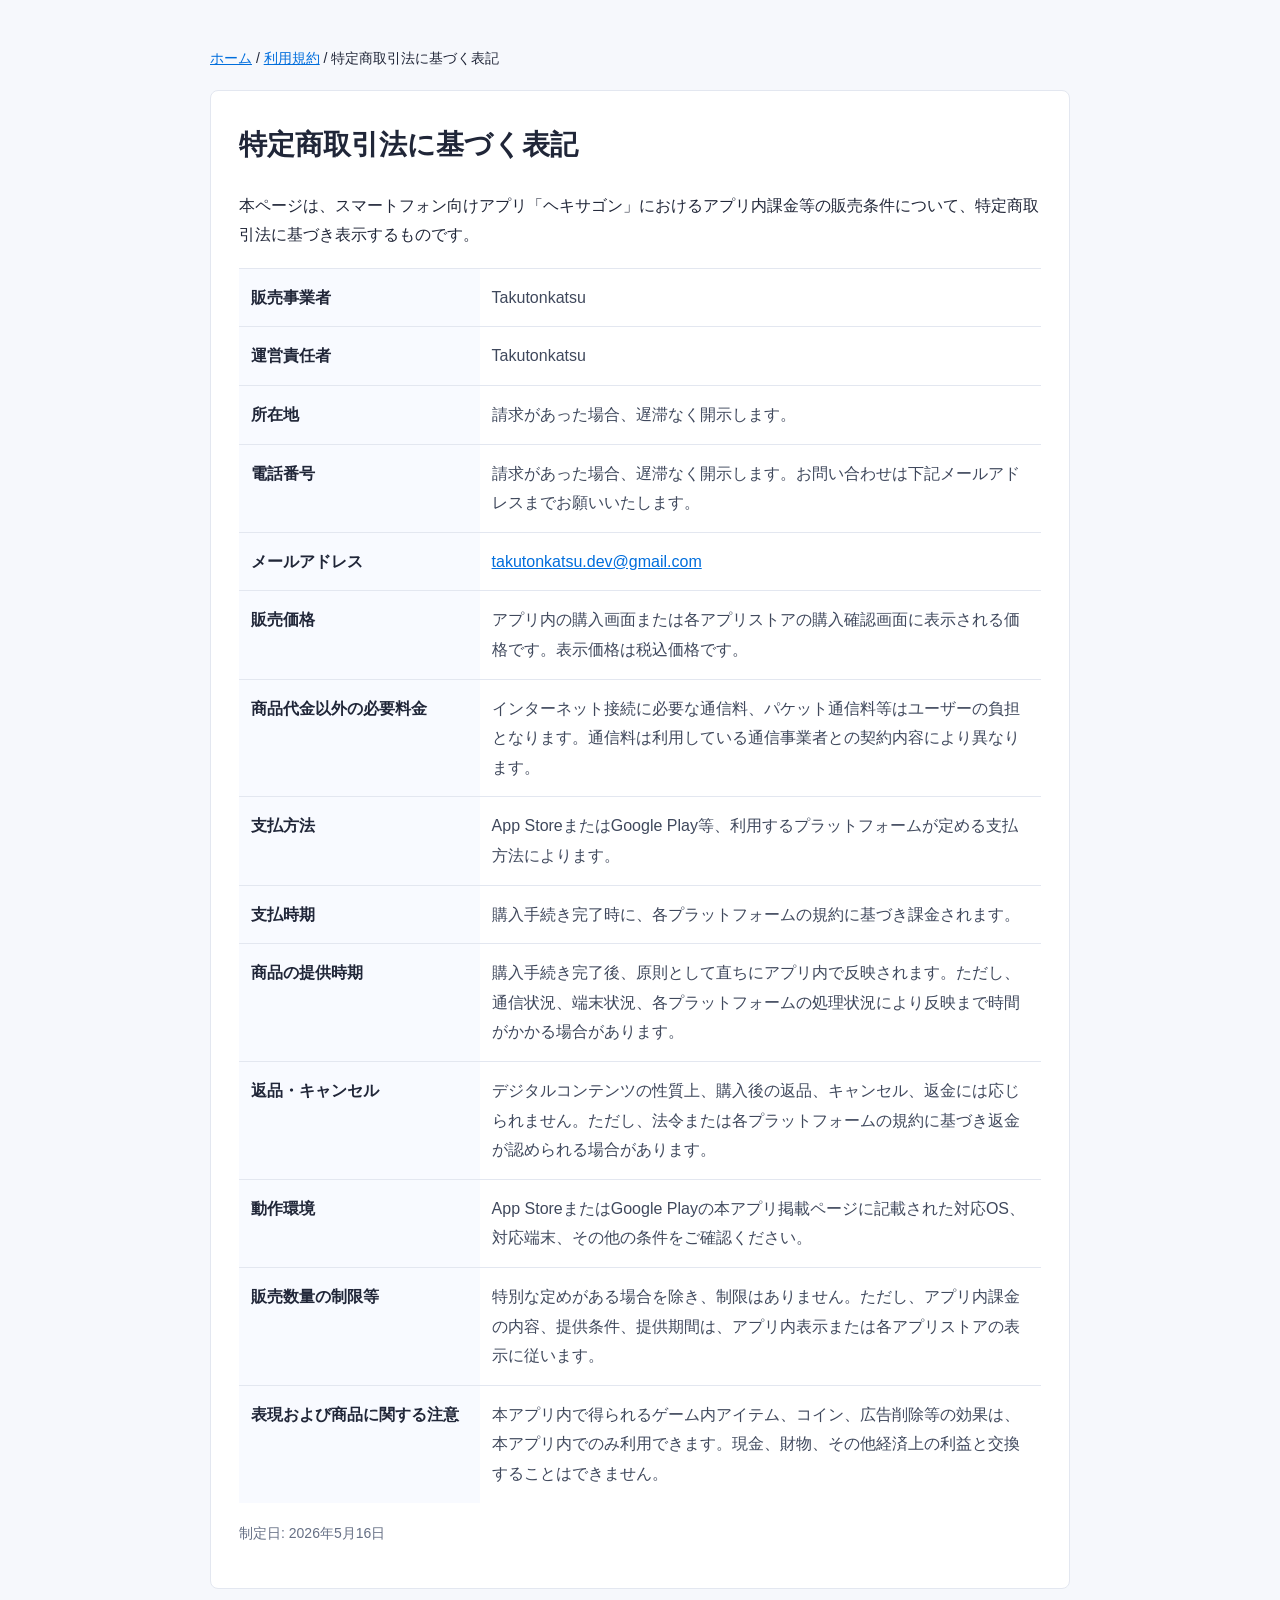
<file: tokushoho.html>
<!doctype html>
<html lang="ja">
<head>
  <meta charset="utf-8">
  <meta name="viewport" content="width=device-width, initial-scale=1">
  <title>特定商取引法に基づく表記 | ヘキサゴン</title>
  <style>
    body {
      margin: 0;
      font-family: -apple-system, BlinkMacSystemFont, "Hiragino Sans", "Hiragino Kaku Gothic ProN", "Yu Gothic", Meiryo, sans-serif;
      color: #202638;
      background: #f6f8fc;
      line-height: 1.85;
    }
    main {
      max-width: 860px;
      margin: 0 auto;
      padding: 32px 20px 64px;
    }
    article {
      background: #fff;
      border: 1px solid #e3e7f0;
      border-radius: 8px;
      padding: 28px;
    }
    h1 { margin: 0 0 20px; font-size: 28px; }
    table {
      width: 100%;
      border-collapse: collapse;
      margin: 18px 0;
    }
    th, td {
      border-top: 1px solid #e3e7f0;
      padding: 14px 12px;
      vertical-align: top;
      text-align: left;
    }
    th {
      width: 30%;
      background: #f8faff;
      color: #202638;
      font-weight: 800;
    }
    td { color: #3f485c; }
    a { color: #006edc; }
    .nav { margin-bottom: 18px; font-size: 14px; }
    .date { color: #667085; font-size: 14px; }
    @media (max-width: 640px) {
      table, tbody, tr, th, td { display: block; width: 100%; }
      th { border-bottom: 0; }
      td { border-top: 0; padding-top: 0; }
    }
  </style>
</head>
<body>
  <main>
    <p class="nav"><a href="./index.html">ホーム</a> / <a href="./terms.html">利用規約</a> / 特定商取引法に基づく表記</p>
    <article>
      <h1>特定商取引法に基づく表記</h1>
      <p>本ページは、スマートフォン向けアプリ「ヘキサゴン」におけるアプリ内課金等の販売条件について、特定商取引法に基づき表示するものです。</p>

      <table>
        <tbody>
          <tr>
            <th>販売事業者</th>
            <td>Takutonkatsu</td>
          </tr>
          <tr>
            <th>運営責任者</th>
            <td>Takutonkatsu</td>
          </tr>
          <tr>
            <th>所在地</th>
            <td>請求があった場合、遅滞なく開示します。</td>
          </tr>
          <tr>
            <th>電話番号</th>
            <td>請求があった場合、遅滞なく開示します。お問い合わせは下記メールアドレスまでお願いいたします。</td>
          </tr>
          <tr>
            <th>メールアドレス</th>
            <td><a href="mailto:takutonkatsu.dev@gmail.com">takutonkatsu.dev@gmail.com</a></td>
          </tr>
          <tr>
            <th>販売価格</th>
            <td>アプリ内の購入画面または各アプリストアの購入確認画面に表示される価格です。表示価格は税込価格です。</td>
          </tr>
          <tr>
            <th>商品代金以外の必要料金</th>
            <td>インターネット接続に必要な通信料、パケット通信料等はユーザーの負担となります。通信料は利用している通信事業者との契約内容により異なります。</td>
          </tr>
          <tr>
            <th>支払方法</th>
            <td>App StoreまたはGoogle Play等、利用するプラットフォームが定める支払方法によります。</td>
          </tr>
          <tr>
            <th>支払時期</th>
            <td>購入手続き完了時に、各プラットフォームの規約に基づき課金されます。</td>
          </tr>
          <tr>
            <th>商品の提供時期</th>
            <td>購入手続き完了後、原則として直ちにアプリ内で反映されます。ただし、通信状況、端末状況、各プラットフォームの処理状況により反映まで時間がかかる場合があります。</td>
          </tr>
          <tr>
            <th>返品・キャンセル</th>
            <td>デジタルコンテンツの性質上、購入後の返品、キャンセル、返金には応じられません。ただし、法令または各プラットフォームの規約に基づき返金が認められる場合があります。</td>
          </tr>
          <tr>
            <th>動作環境</th>
            <td>App StoreまたはGoogle Playの本アプリ掲載ページに記載された対応OS、対応端末、その他の条件をご確認ください。</td>
          </tr>
          <tr>
            <th>販売数量の制限等</th>
            <td>特別な定めがある場合を除き、制限はありません。ただし、アプリ内課金の内容、提供条件、提供期間は、アプリ内表示または各アプリストアの表示に従います。</td>
          </tr>
          <tr>
            <th>表現および商品に関する注意</th>
            <td>本アプリ内で得られるゲーム内アイテム、コイン、広告削除等の効果は、本アプリ内でのみ利用できます。現金、財物、その他経済上の利益と交換することはできません。</td>
          </tr>
        </tbody>
      </table>

      <p class="date">制定日: 2026年5月16日</p>
    </article>
  </main>
</body>
</html>
</file>
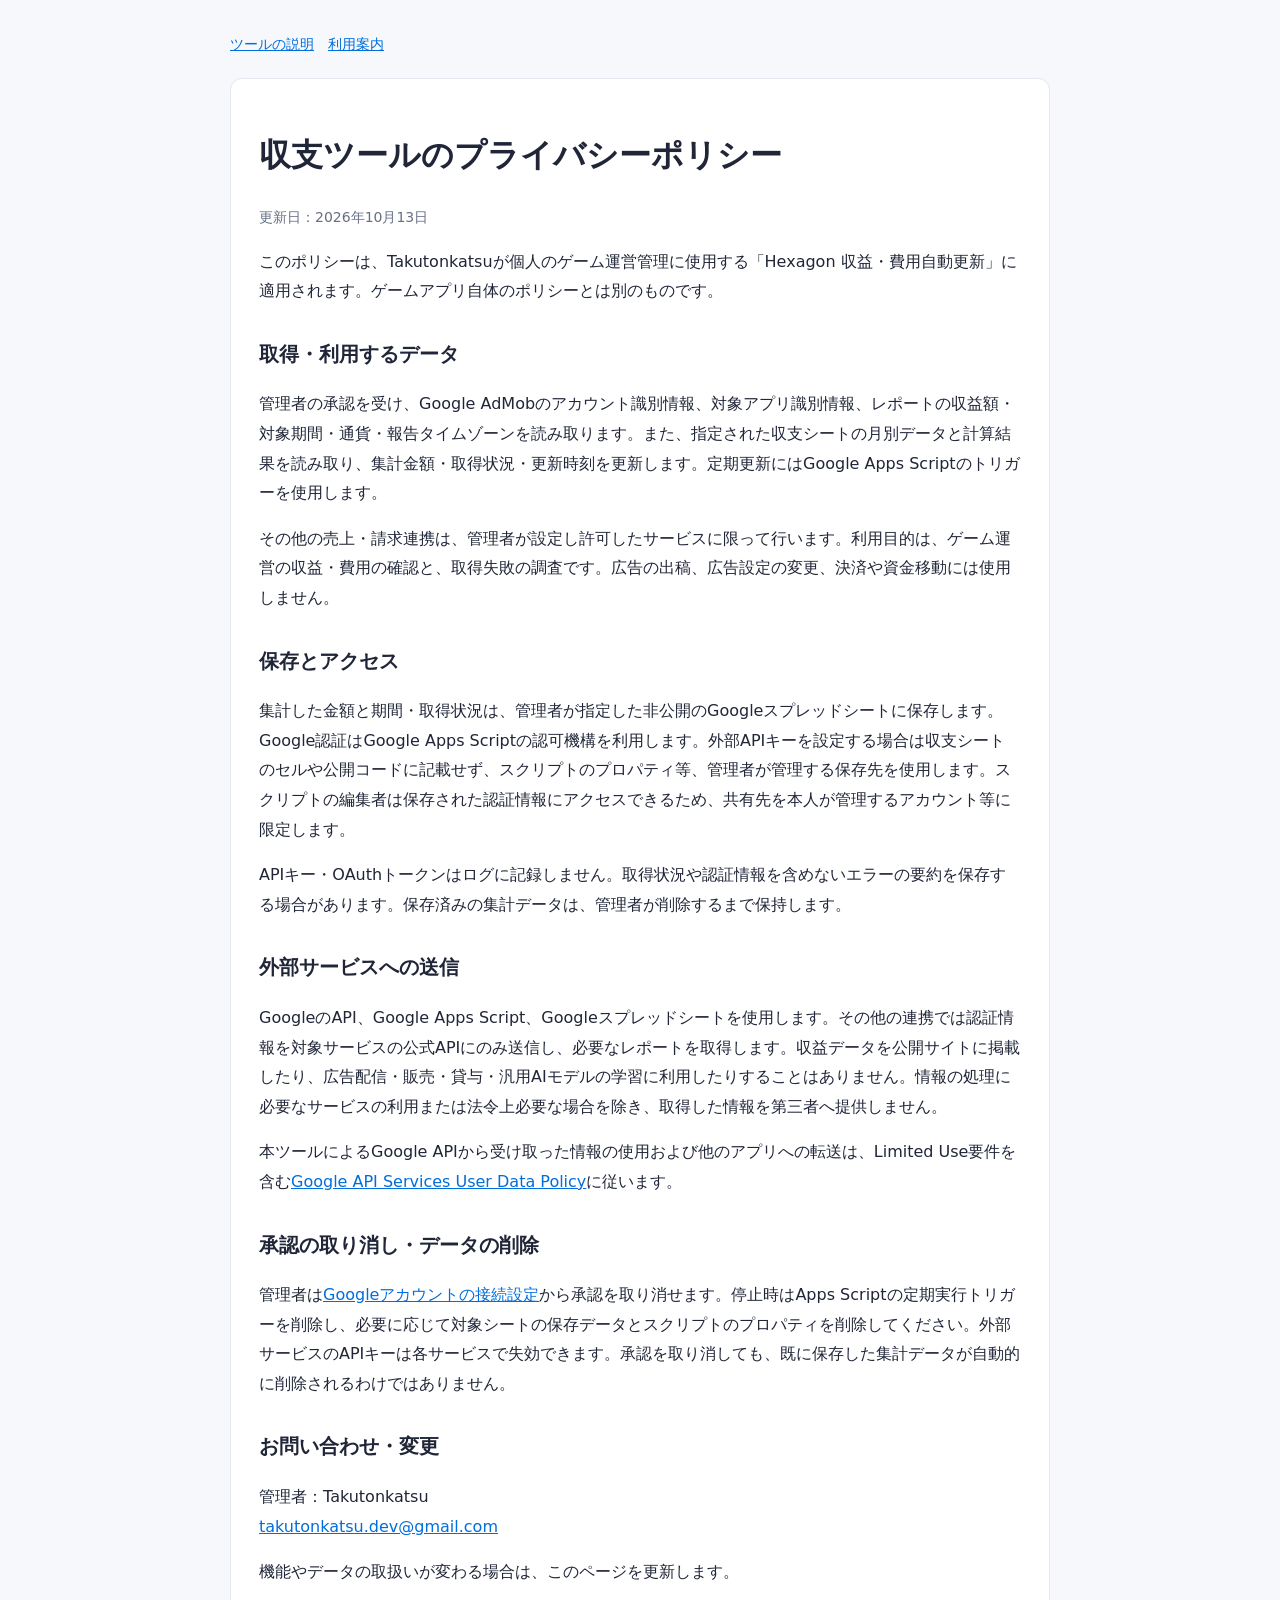
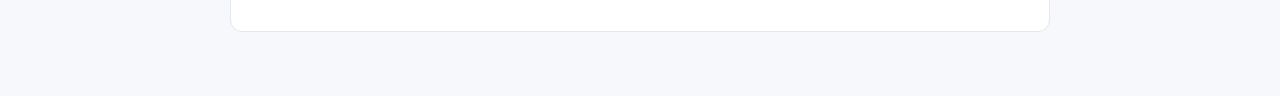
<file: finance/privacy.html>
<!doctype html>
<html lang="ja"><head><meta charset="utf-8"><meta name="robots" content="noindex"><meta name="viewport" content="width=device-width,initial-scale=1"><title>収支ツールのプライバシーポリシー | Hexagon</title><link rel="stylesheet" href="style.css"></head><body><main>
<nav><a href="index.html">ツールの説明</a><a href="terms.html">利用案内</a></nav><article>
<h1>収支ツールのプライバシーポリシー</h1><p class="meta">更新日：2026年10月13日</p>
<p>このポリシーは、Takutonkatsuが個人のゲーム運営管理に使用する「Hexagon 収益・費用自動更新」に適用されます。ゲームアプリ自体のポリシーとは別のものです。</p>
<h2>取得・利用するデータ</h2><p>管理者の承認を受け、Google AdMobのアカウント識別情報、対象アプリ識別情報、レポートの収益額・対象期間・通貨・報告タイムゾーンを読み取ります。また、指定された収支シートの月別データと計算結果を読み取り、集計金額・取得状況・更新時刻を更新します。定期更新にはGoogle Apps Scriptのトリガーを使用します。</p>
<p>その他の売上・請求連携は、管理者が設定し許可したサービスに限って行います。利用目的は、ゲーム運営の収益・費用の確認と、取得失敗の調査です。広告の出稿、広告設定の変更、決済や資金移動には使用しません。</p>
<h2>保存とアクセス</h2><p>集計した金額と期間・取得状況は、管理者が指定した非公開のGoogleスプレッドシートに保存します。Google認証はGoogle Apps Scriptの認可機構を利用します。外部APIキーを設定する場合は収支シートのセルや公開コードに記載せず、スクリプトのプロパティ等、管理者が管理する保存先を使用します。スクリプトの編集者は保存された認証情報にアクセスできるため、共有先を本人が管理するアカウント等に限定します。</p>
<p>APIキー・OAuthトークンはログに記録しません。取得状況や認証情報を含めないエラーの要約を保存する場合があります。保存済みの集計データは、管理者が削除するまで保持します。</p>
<h2>外部サービスへの送信</h2><p>GoogleのAPI、Google Apps Script、Googleスプレッドシートを使用します。その他の連携では認証情報を対象サービスの公式APIにのみ送信し、必要なレポートを取得します。収益データを公開サイトに掲載したり、広告配信・販売・貸与・汎用AIモデルの学習に利用したりすることはありません。情報の処理に必要なサービスの利用または法令上必要な場合を除き、取得した情報を第三者へ提供しません。</p>
<p>本ツールによるGoogle APIから受け取った情報の使用および他のアプリへの転送は、Limited Use要件を含む<a href="https://developers.google.com/terms/api-services-user-data-policy">Google API Services User Data Policy</a>に従います。</p>
<h2>承認の取り消し・データの削除</h2><p>管理者は<a href="https://myaccount.google.com/connections">Googleアカウントの接続設定</a>から承認を取り消せます。停止時はApps Scriptの定期実行トリガーを削除し、必要に応じて対象シートの保存データとスクリプトのプロパティを削除してください。外部サービスのAPIキーは各サービスで失効できます。承認を取り消しても、既に保存した集計データが自動的に削除されるわけではありません。</p>
<h2>お問い合わせ・変更</h2><p>管理者：Takutonkatsu<br><a href="mailto:takutonkatsu.dev@gmail.com">takutonkatsu.dev@gmail.com</a></p><p>機能やデータの取扱いが変わる場合は、このページを更新します。</p>
</article></main></body></html>
</file>
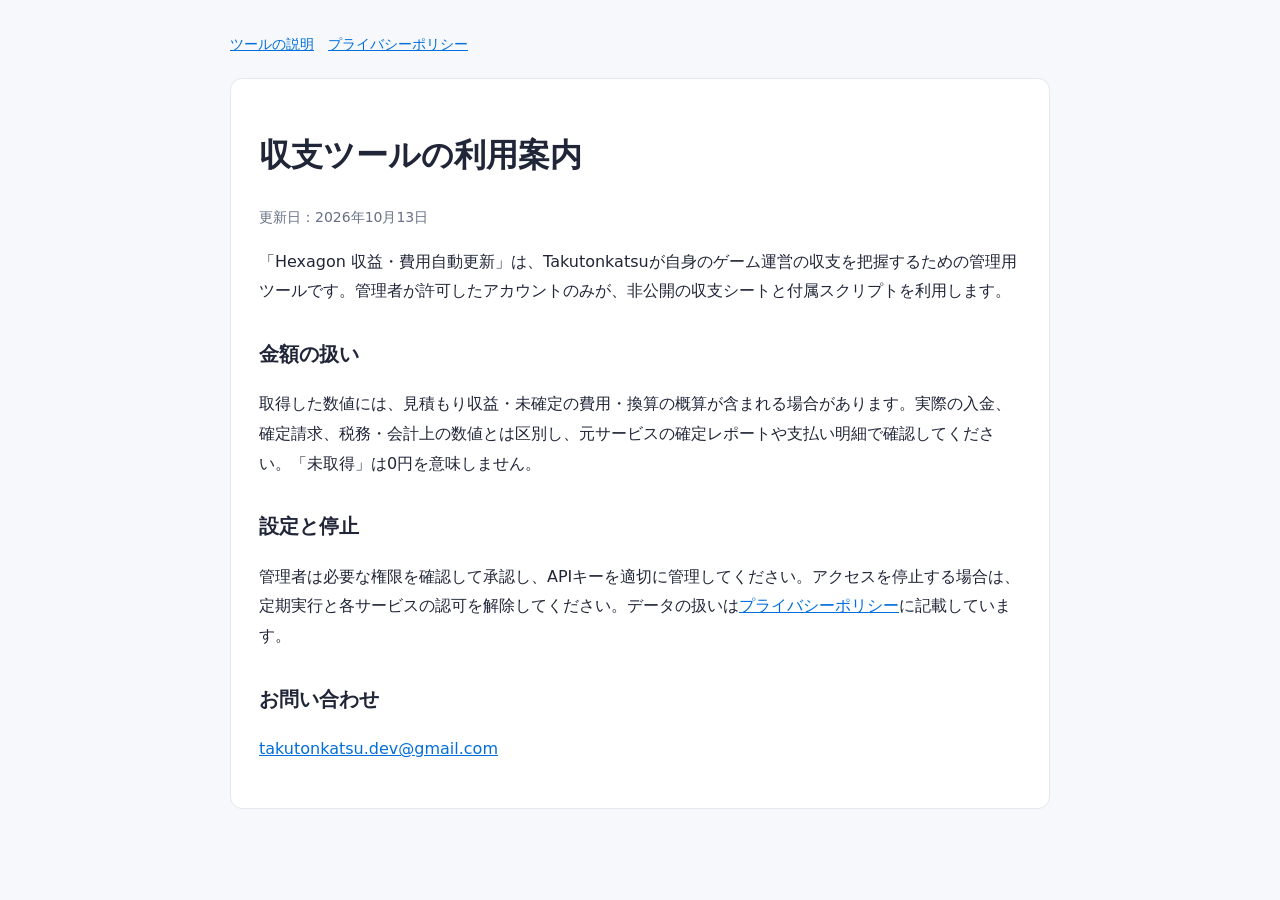
<file: finance/terms.html>
<!doctype html>
<html lang="ja"><head><meta charset="utf-8"><meta name="robots" content="noindex"><meta name="viewport" content="width=device-width,initial-scale=1"><title>収支ツールの利用案内 | Hexagon</title><link rel="stylesheet" href="style.css"></head><body><main>
<nav><a href="index.html">ツールの説明</a><a href="privacy.html">プライバシーポリシー</a></nav><article>
<h1>収支ツールの利用案内</h1><p class="meta">更新日：2026年10月13日</p>
<p>「Hexagon 収益・費用自動更新」は、Takutonkatsuが自身のゲーム運営の収支を把握するための管理用ツールです。管理者が許可したアカウントのみが、非公開の収支シートと付属スクリプトを利用します。</p>
<h2>金額の扱い</h2><p>取得した数値には、見積もり収益・未確定の費用・換算の概算が含まれる場合があります。実際の入金、確定請求、税務・会計上の数値とは区別し、元サービスの確定レポートや支払い明細で確認してください。「未取得」は0円を意味しません。</p>
<h2>設定と停止</h2><p>管理者は必要な権限を確認して承認し、APIキーを適切に管理してください。アクセスを停止する場合は、定期実行と各サービスの認可を解除してください。データの扱いは<a href="privacy.html">プライバシーポリシー</a>に記載しています。</p>
<h2>お問い合わせ</h2><p><a href="mailto:takutonkatsu.dev@gmail.com">takutonkatsu.dev@gmail.com</a></p>
</article></main></body></html>
</file>
<file: finance/style.css>
:root{color-scheme:light}body{margin:0;background:#f6f8fc;color:#202638;font-family:system-ui,-apple-system,"Hiragino Sans",Meiryo,sans-serif;line-height:1.85}main{max-width:820px;margin:auto;padding:32px 20px 64px}article{background:white;border:1px solid #e3e7f0;border-radius:12px;padding:28px}h1{font-size:clamp(24px,5vw,32px);line-height:1.4}h2{font-size:20px;margin-top:30px}a{color:#006edc}nav{margin-bottom:20px;font-size:14px}nav a{display:inline-block;margin-right:14px}.meta{font-size:14px;color:#667085}.note{padding:14px;background:#edf6ff;border-radius:8px}@media(max-width:480px){article{padding:20px}main{padding:20px 12px 40px}}
</file>
